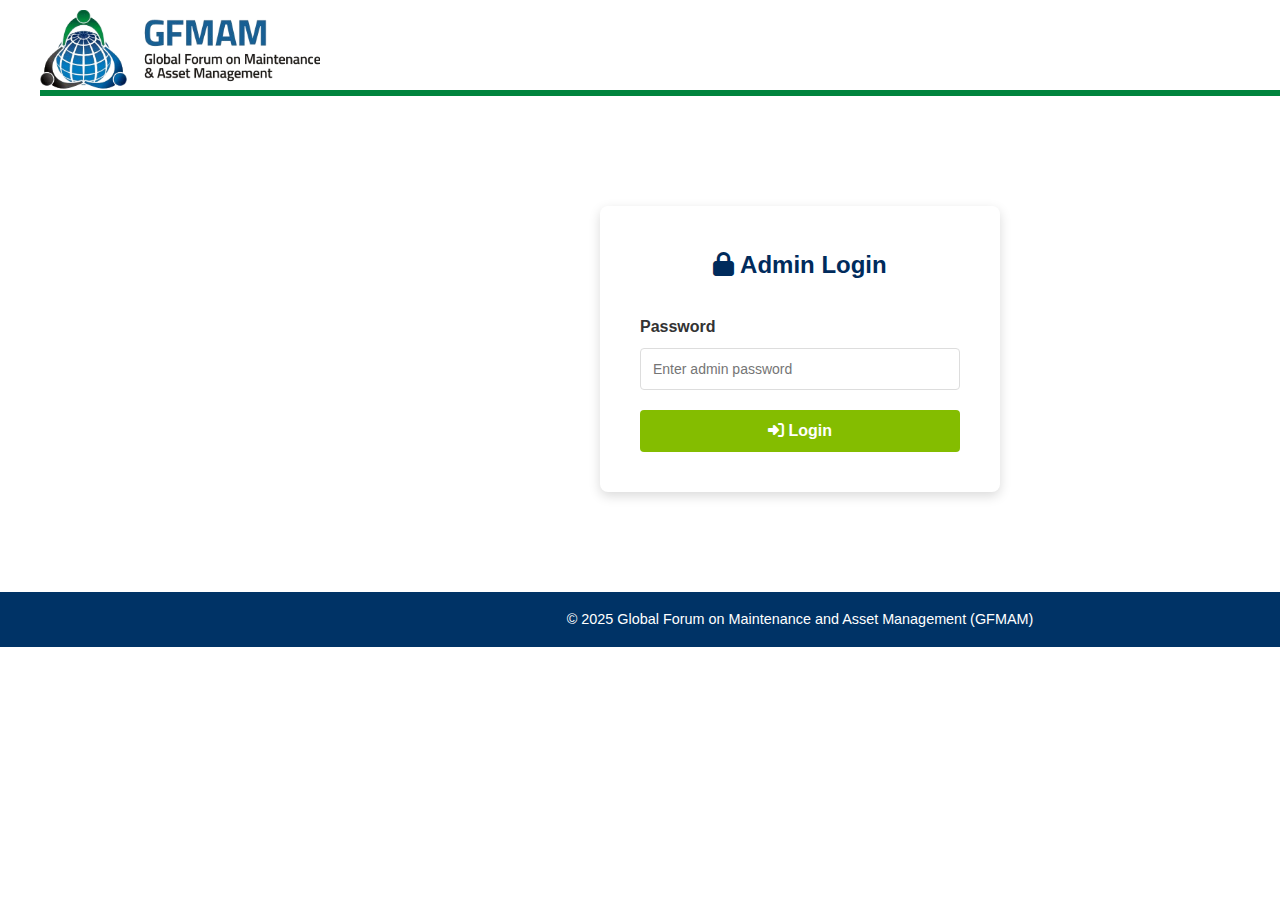
<file: admin.html>
<!DOCTYPE html>
<html lang="en">
  <head>
    <meta charset="UTF-8" />
    <meta name="viewport" content="width=device-width, initial-scale=1.0" />
    <title>GFMAM Admin - Society Data Entry</title>
    <link rel="stylesheet" href="style.css" />
    <!-- Font Awesome for icons -->
    <link
      rel="stylesheet"
      href="https://cdnjs.cloudflare.com/ajax/libs/font-awesome/6.4.0/css/all.min.css"
    />
    <style>
      /* Admin-specific styles */
      .admin-container {
        max-width: 1200px;
        margin: 40px auto;
        padding: 20px;
        background: #fff;
        border-radius: 8px;
        box-shadow: 0 2px 8px rgba(0, 0, 0, 0.1);
      }

      .admin-header {
        text-align: center;
        margin-bottom: 30px;
      }

      .admin-header h1 {
        color: #002b5c;
        margin-bottom: 10px;
      }

      .admin-header p {
        color: #666;
      }

      /* Login Screen */
      #loginScreen {
        max-width: 400px;
        margin: 100px auto;
        padding: 40px;
        background: #fff;
        border-radius: 8px;
        box-shadow: 0 4px 12px rgba(0, 0, 0, 0.15);
      }

      #loginScreen h2 {
        color: #002b5c;
        text-align: center;
        margin-bottom: 30px;
      }

      .form-group {
        margin-bottom: 20px;
      }

      .form-group label {
        display: block;
        margin-bottom: 8px;
        color: #333;
        font-weight: 600;
      }

      .form-group input,
      .form-group select,
      .form-group textarea {
        width: 100%;
        padding: 12px;
        border: 1px solid #ddd;
        border-radius: 4px;
        font-size: 14px;
        font-family: inherit;
        box-sizing: border-box;
      }

      .form-group input:focus,
      .form-group select:focus,
      .form-group textarea:focus {
        outline: none;
        border-color: #84bd00;
      }

      .form-group textarea {
        min-height: 80px;
        resize: vertical;
      }

      .btn {
        padding: 12px 30px;
        border: none;
        border-radius: 4px;
        font-size: 16px;
        font-weight: 600;
        cursor: pointer;
        transition: all 0.3s ease;
      }

      .btn-primary {
        background: #84bd00;
        color: #fff;
        width: 100%;
      }

      .btn-primary:hover {
        background: #6da000;
      }

      .btn-secondary {
        background: #6c757d;
        color: #fff;
        margin-left: 10px;
      }

      .btn-secondary:hover {
        background: #5a6268;
      }

      .btn-danger {
        background: #dc3545;
        color: #fff;
      }

      .btn-danger:hover {
        background: #c82333;
      }

      .form-actions {
        display: flex;
        gap: 10px;
        margin-top: 30px;
      }

      .form-actions .btn {
        flex: 1;
      }

      .error-message {
        color: #dc3545;
        text-align: center;
        margin-top: 10px;
        display: none;
      }

      .success-message {
        color: #28a745;
        text-align: center;
        margin-top: 10px;
        padding: 12px;
        background: #d4edda;
        border-radius: 4px;
        display: none;
      }

      #adminPanel {
        display: none;
      }

      .logout-btn {
        float: right;
        padding: 8px 20px;
        font-size: 14px;
      }

      .form-grid {
        display: grid;
        grid-template-columns: repeat(auto-fit, minmax(300px, 1fr));
        gap: 20px;
        margin-bottom: 20px;
      }

      .instructions {
        background: #f8f9fa;
        padding: 15px;
        border-left: 4px solid #84bd00;
        margin-bottom: 30px;
        border-radius: 4px;
      }

      .instructions h3 {
        margin-top: 0;
        color: #002b5c;
      }

      .instructions ul {
        margin: 10px 0;
        padding-left: 20px;
      }

      .instructions li {
        margin: 5px 0;
      }
    </style>
  </head>
  <body>
    <header class="main-header">
      <div class="header-container">
        <div class="header-left">
          <img
            src="assets/marca_global_forum_horizontal_100dpi_1-removebg-preview.png"
            alt="GFMAM Logo"
            class="header-logo"
          />
        </div>
        <div class="header-right">
          <ul class="nav-menu">
            <li><a href="index.html"><i class="fa-solid fa-chart-line"></i> Dashboard</a></li>
            <li><i class="fa-solid fa-lock"></i> Admin</li>
          </ul>
        </div>
      </div>
      <div class="header-green-line"></div>
    </header>

    <!-- LOGIN SCREEN -->
    <div id="loginScreen">
      <h2><i class="fa-solid fa-lock"></i> Admin Login</h2>
      <form id="loginForm">
        <div class="form-group">
          <label for="password">Password</label>
          <input
            type="password"
            id="password"
            placeholder="Enter admin password"
            required
          />
        </div>
        <button type="submit" class="btn btn-primary">
          <i class="fa-solid fa-right-to-bracket"></i> Login
        </button>
        <div id="loginError" class="error-message">
          Incorrect password. Please try again.
        </div>
      </form>
    </div>

    <!-- ADMIN PANEL -->
    <div id="adminPanel">
      <div class="admin-container">
        <div class="admin-header">
          <button onclick="logout()" class="btn btn-secondary logout-btn">
            <i class="fa-solid fa-right-from-bracket"></i> Logout
          </button>
          <h1><i class="fa-solid fa-database"></i> Society Data Management</h1>
          <p>Update raw data for GFMAM member societies</p>
        </div>

        <div class="instructions">
          <h3><i class="fa-solid fa-circle-info"></i> Instructions</h3>
          <ul>
            <li>Select a society from the dropdown or add a new one</li>
            <li>Fill in all the data fields with the latest information</li>
            <li>Click "Save Data" to update the Google Sheet</li>
            <li>The dashboard will automatically reflect changes on next refresh</li>
          </ul>
        </div>

        <form id="dataForm">
          <div class="form-grid">
            <div class="form-group">
              <label for="orgSelect">
                <i class="fa-solid fa-building"></i> Select Society *
              </label>
              <select id="orgSelect" required>
                <option value="">-- Select or type new --</option>
              </select>
            </div>

            <div class="form-group">
              <label for="orgName">
                <i class="fa-solid fa-building"></i> Organization Name *
              </label>
              <input
                type="text"
                id="orgName"
                placeholder="Enter organization name"
                required
              />
            </div>
          </div>

          <h3 style="color: #002b5c; margin: 30px 0 20px 0;">
            <i class="fa-solid fa-chart-bar"></i> Society Data
          </h3>

          <div class="form-grid">
            <div class="form-group">
              <label for="totalPopulation">Total Population</label>
              <input
                type="number"
                id="totalPopulation"
                placeholder="Enter total population"
              />
            </div>

            <div class="form-group">
              <label for="activeMembers">Number of Active Individual Members</label>
              <input
                type="number"
                id="activeMembers"
                placeholder="Enter active members count"
              />
            </div>

            <div class="form-group">
              <label for="orgMembers">Number of Active Organizational Members</label>
              <input
                type="number"
                id="orgMembers"
                placeholder="Enter organizational members"
              />
            </div>

            <div class="form-group">
              <label for="totalMembers">Total Members</label>
              <input
                type="number"
                id="totalMembers"
                placeholder="Enter total members"
              />
            </div>

            <div class="form-group">
              <label for="revenue">Total Annual Revenue (USD)</label>
              <input
                type="number"
                id="revenue"
                step="0.01"
                placeholder="Enter annual revenue"
              />
            </div>

            <div class="form-group">
              <label for="events">Number of Events/Conferences</label>
              <input
                type="number"
                id="events"
                placeholder="Enter number of events"
              />
            </div>

            <div class="form-group">
              <label for="calendarEvents">Number of GFMAM Calendar Events</label>
              <input
                type="number"
                id="calendarEvents"
                placeholder="Enter calendar events"
              />
            </div>

            <div class="form-group">
              <label for="projects">Number of GFMAM Member Presentations</label>
              <input
                type="number"
                id="projects"
                placeholder="Enter presentations count"
              />
            </div>

            <div class="form-group">
              <label for="meetingHosting">Number of Times hosted GFMAM Members Meeting</label>
              <input
                type="number"
                id="meetingHosting"
                placeholder="Enter hosting count"
              />
            </div>
          </div>

          <div class="form-actions">
            <button type="submit" class="btn btn-primary">
              <i class="fa-solid fa-save"></i> Save Data
            </button>
            <button type="button" onclick="resetForm()" class="btn btn-secondary">
              <i class="fa-solid fa-rotate-left"></i> Reset
            </button>
          </div>

          <div id="successMessage" class="success-message">
            Data saved successfully! The dashboard will update automatically.
          </div>
          <div id="errorMessage" class="error-message" style="display: block; margin-top: 15px; background: #f8d7da; padding: 12px; border-radius: 4px;">
            Error saving data. Please check your connection and try again.
          </div>
        </form>
      </div>
    </div>

    <!-- Footer -->
    <footer class="footer">
      <p>© 2025 Global Forum on Maintenance and Asset Management (GFMAM)</p>
    </footer>

    <script>
      // ====== CONFIGURATION ======
      const ADMIN_PASSWORD = "gfmam2025"; // Change this password!
      const GOOGLE_APPS_SCRIPT_URL = "https://script.google.com/macros/s/AKfycbwhW65r9xOxQwekNRNlj-S6uFd-1tvto4wdeEh329pSjV3C5mbDJUtSc54PTltxgJ4/exec
"; // Will be updated

      // ====== LOGIN HANDLING ======
      document.getElementById("loginForm").addEventListener("submit", (e) => {
        e.preventDefault();
        const password = document.getElementById("password").value;

        if (password === ADMIN_PASSWORD) {
          document.getElementById("loginScreen").style.display = "none";
          document.getElementById("adminPanel").style.display = "block";
          loadOrganizations();
        } else {
          document.getElementById("loginError").style.display = "block";
          setTimeout(() => {
            document.getElementById("loginError").style.display = "none";
          }, 3000);
        }
      });

      function logout() {
        document.getElementById("loginScreen").style.display = "block";
        document.getElementById("adminPanel").style.display = "none";
        document.getElementById("password").value = "";
        resetForm();
      }

      // ====== LOAD EXISTING ORGANIZATIONS ======
      async function loadOrganizations() {
        try {
          const response = await fetch(
            "https://docs.google.com/spreadsheets/d/e/2PACX-1vTQzLow7RmZkpO7zMGrvH9q4Uclu8DJ6EHAN8aYZ62bx4KsWa3Ut8c5GsOXJIkGvfwp8T-eBj7yev0Y/pub?gid=909719683&single=true&output=csv"
          );
          const csvText = await response.text();
          const rows = csvText.split("\n");
          const select = document.getElementById("orgSelect");

          // Parse organization names (first column)
          for (let i = 1; i < rows.length; i++) {
            const cols = rows[i].split(",");
            if (cols[0] && cols[0].trim()) {
              const option = document.createElement("option");
              option.value = cols[0].trim();
              option.textContent = cols[0].trim();
              select.appendChild(option);
            }
          }
        } catch (error) {
          console.error("Error loading organizations:", error);
        }
      }

      // ====== ORGANIZATION SELECTION ======
      document.getElementById("orgSelect").addEventListener("change", (e) => {
        document.getElementById("orgName").value = e.target.value;
        // TODO: Load existing data for selected organization
      });

      // ====== FORM SUBMISSION ======
      document.getElementById("dataForm").addEventListener("submit", async (e) => {
        e.preventDefault();

        const formData = {
          organizationName: document.getElementById("orgName").value,
          totalPopulation: document.getElementById("totalPopulation").value,
          activeMembers: document.getElementById("activeMembers").value,
          orgMembers: document.getElementById("orgMembers").value,
          totalMembers: document.getElementById("totalMembers").value,
          revenue: document.getElementById("revenue").value,
          events: document.getElementById("events").value,
          calendarEvents: document.getElementById("calendarEvents").value,
          projects: document.getElementById("projects").value,
          meetingHosting: document.getElementById("meetingHosting").value,
        };

        try {
          // TODO: Send to Google Apps Script
          // const response = await fetch(GOOGLE_APPS_SCRIPT_URL, {
          //   method: "POST",
          //   mode: "no-cors",
          //   headers: { "Content-Type": "application/json" },
          //   body: JSON.stringify(formData),
          // });

          // For now, show success message
          document.getElementById("successMessage").style.display = "block";
          document.getElementById("errorMessage").style.display = "none";

          setTimeout(() => {
            document.getElementById("successMessage").style.display = "none";
            resetForm();
          }, 3000);
        } catch (error) {
          console.error("Error saving data:", error);
          document.getElementById("errorMessage").style.display = "block";
          document.getElementById("successMessage").style.display = "none";
        }
      });

      function resetForm() {
        document.getElementById("dataForm").reset();
        document.getElementById("successMessage").style.display = "none";
        document.getElementById("errorMessage").style.display = "none";
      }
    </script>
  </body>
</html>
</file>
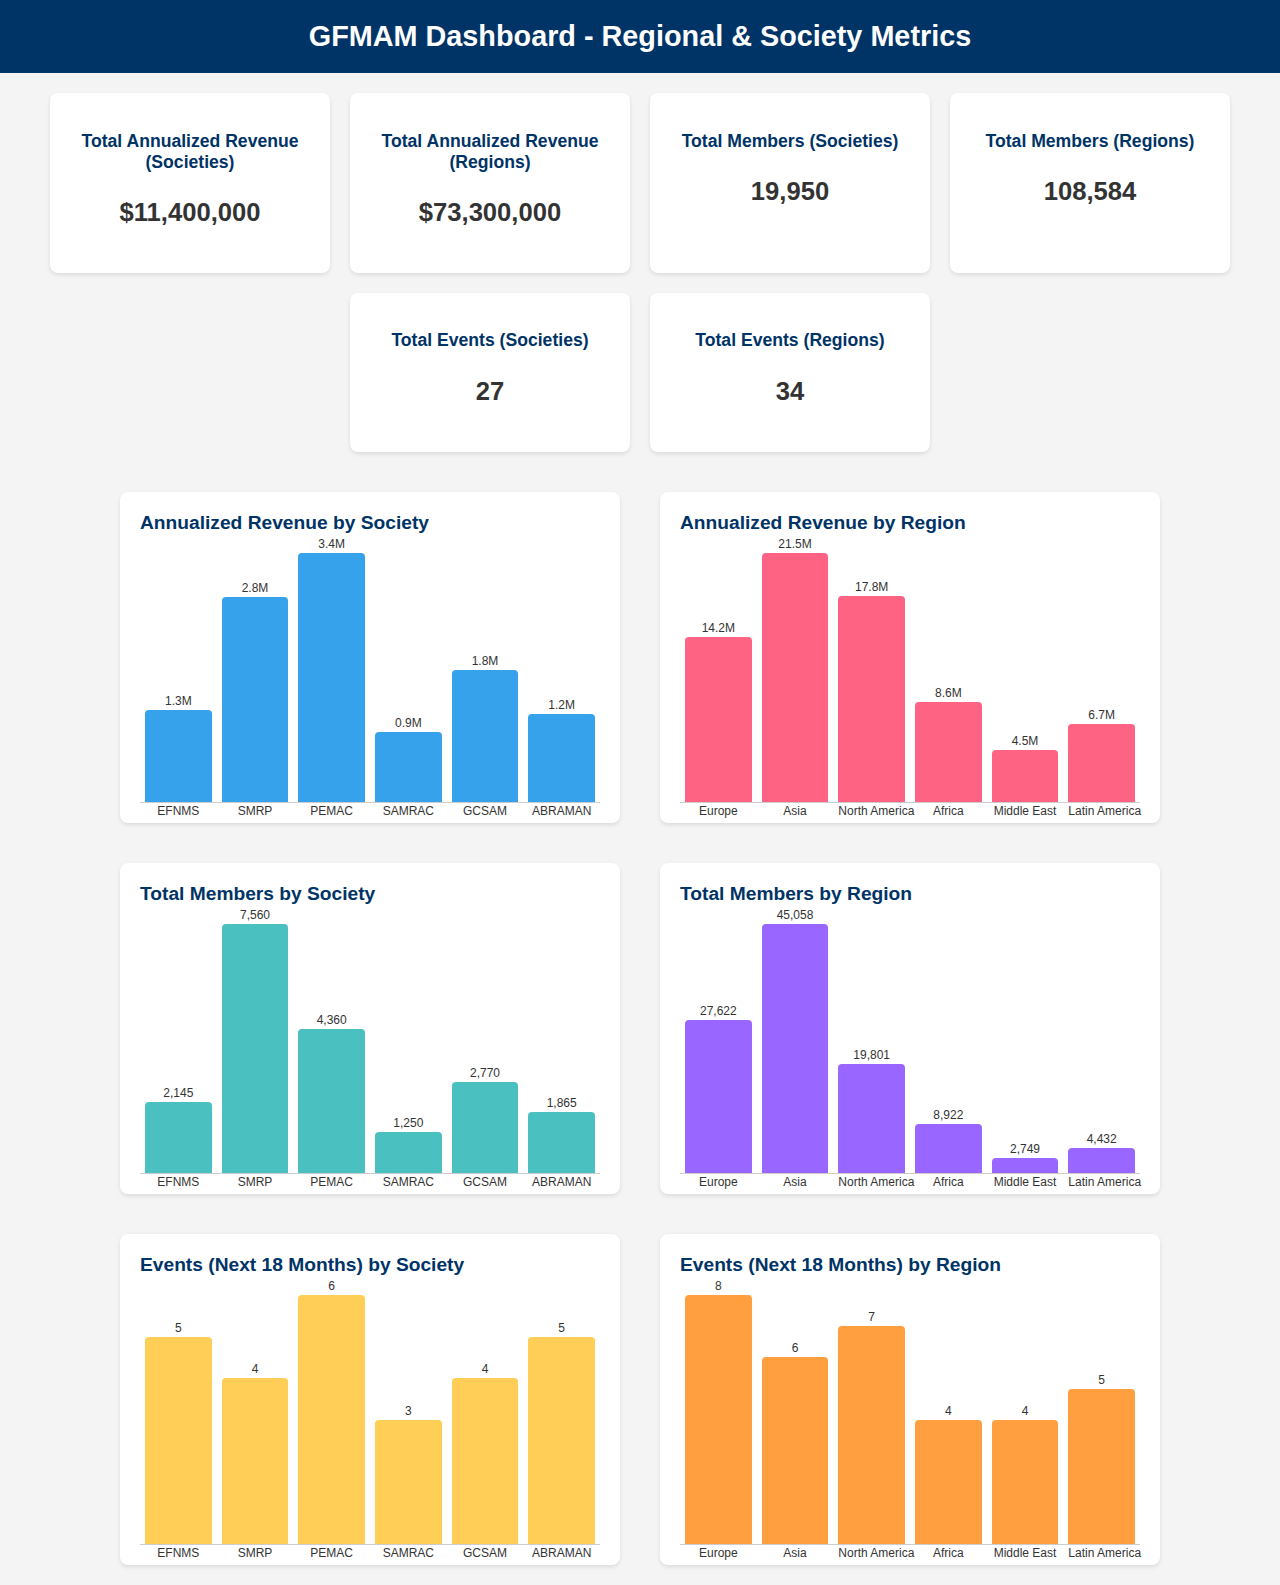
<file: data_dashboard.html>
<!DOCTYPE html>
<html lang="en">
<head>
    <meta charset="UTF-8">
    <meta name="viewport" content="width=device-width, initial-scale=1.0">
    <title>GFMAM Data Dashboard</title>
    <style>
        /* Basic styles */
        * {
            box-sizing: border-box;
        }
        body {
            font-family: 'Segoe UI', Tahoma, Geneva, Verdana, sans-serif;
            margin: 0;
            padding: 0;
            background-color: #f4f4f4;
            color: #333;
        }
        header {
            background-color: #003366;
            color: #fff;
            padding: 20px;
            text-align: center;
        }
        header h1 {
            margin: 0;
            font-size: 1.8rem;
        }
        /* Cards */
        .stats-container {
            display: flex;
            flex-wrap: wrap;
            justify-content: center;
            gap: 20px;
            padding: 20px;
        }
        .stat-card {
            background-color: #fff;
            border-radius: 8px;
            box-shadow: 0 2px 4px rgba(0, 0, 0, 0.1);
            padding: 20px;
            width: 280px;
            text-align: center;
        }
        .stat-card h3 {
            margin-bottom: 10px;
            font-size: 1.1rem;
            color: #003366;
        }
        .stat-card p {
            font-size: 1.6rem;
            font-weight: bold;
        }
        /* Charts container */
        .charts-container {
            display: flex;
            flex-wrap: wrap;
            justify-content: center;
            gap: 40px;
            padding: 20px;
        }
        .chart-wrapper {
            background-color: #fff;
            border-radius: 8px;
            box-shadow: 0 2px 4px rgba(0, 0, 0, 0.1);
            padding: 20px;
            width: 500px;
        }
        .chart-wrapper h3 {
            margin-top: 0;
            font-size: 1.2rem;
            color: #003366;
        }
        /* Bar chart styles */
        .bar-chart {
            display: flex;
            align-items: flex-end;
            height: 250px;
            width: 100%;
            border-bottom: 1px solid #ccc;
        }
        .bar {
            flex: 1;
            margin: 0 5px;
            position: relative;
            background-color: #ccc;
            border-radius: 4px 4px 0 0;
        }
        .bar-value {
            position: absolute;
            bottom: 100%;
            left: 0;
            right: 0;
            text-align: center;
            font-size: 12px;
            color: #333;
            margin-bottom: 2px;
        }
        .bar-label {
            position: absolute;
            top: 100%;
            left: 0;
            right: 0;
            text-align: center;
            font-size: 12px;
            color: #333;
            margin-top: 2px;
            white-space: nowrap;
        }
        /* Responsive */
        @media (max-width: 600px) {
            .stat-card, .chart-wrapper {
                width: 100%;
            }
        }
    </style>
</head>
<body>
    <header>
        <h1>GFMAM Dashboard - Regional & Society Metrics</h1>
    </header>

    <!-- Statistics cards -->
    <section class="stats-container">
        <div class="stat-card">
            <h3>Total Annualized Revenue (Societies)</h3>
            <p id="totalSocRevenue">-</p>
        </div>
        <div class="stat-card">
            <h3>Total Annualized Revenue (Regions)</h3>
            <p id="totalRegRevenue">-</p>
        </div>
        <div class="stat-card">
            <h3>Total Members (Societies)</h3>
            <p id="totalSocMembers">-</p>
        </div>
        <div class="stat-card">
            <h3>Total Members (Regions)</h3>
            <p id="totalRegMembers">-</p>
        </div>
        <div class="stat-card">
            <h3>Total Events (Societies)</h3>
            <p id="totalSocEvents">-</p>
        </div>
        <div class="stat-card">
            <h3>Total Events (Regions)</h3>
            <p id="totalRegEvents">-</p>
        </div>
    </section>

    <!-- Charts -->
    <section class="charts-container">
        <div class="chart-wrapper">
            <h3>Annualized Revenue by Society</h3>
            <div id="revSocietyChart" class="bar-chart"></div>
        </div>
        <div class="chart-wrapper">
            <h3>Annualized Revenue by Region</h3>
            <div id="revRegionChart" class="bar-chart"></div>
        </div>
        <div class="chart-wrapper">
            <h3>Total Members by Society</h3>
            <div id="membersSocietyChart" class="bar-chart"></div>
        </div>
        <div class="chart-wrapper">
            <h3>Total Members by Region</h3>
            <div id="membersRegionChart" class="bar-chart"></div>
        </div>
        <div class="chart-wrapper">
            <h3>Events (Next 18 Months) by Society</h3>
            <div id="eventsSocietyChart" class="bar-chart"></div>
        </div>
        <div class="chart-wrapper">
            <h3>Events (Next 18 Months) by Region</h3>
            <div id="eventsRegionChart" class="bar-chart"></div>
        </div>
    </section>

    <script>
        // Data extracted from the Excel file
        const societyData = [
            {"Region":"Europe","Society Name":"EFNMS","Active Individual Members":2050,"Active Organizational Members":95,"Total Members":2145,"Events (Next 18 Months)":5,"GFMAM Presentations in Events":3,"Certificates in Market Area":52000,"Certified / Million Inhabitants":25,"Annualized Revenue (USD)":1250000,"Educational Partnerships":4,"Publications Shared":5,"Involvement in GFMAM Projects":2,"Representation in ISO Projects":1,"Mutual Agreements":3,"Presentations / Events":7},
            {"Region":"Asia","Society Name":"SMRP","Active Individual Members":7480,"Active Organizational Members":80,"Total Members":7560,"Events (Next 18 Months)":4,"GFMAM Presentations in Events":2,"Certificates in Market Area":35000,"Certified / Million Inhabitants":12,"Annualized Revenue (USD)":2800000,"Educational Partnerships":3,"Publications Shared":4,"Involvement in GFMAM Projects":3,"Representation in ISO Projects":1,"Mutual Agreements":2,"Presentations / Events":6},
            {"Region":"North America","Society Name":"PEMAC","Active Individual Members":4300,"Active Organizational Members":60,"Total Members":4360,"Events (Next 18 Months)":6,"GFMAM Presentations in Events":3,"Certificates in Market Area":47500,"Certified / Million Inhabitants":18,"Annualized Revenue (USD)":3400000,"Educational Partnerships":2,"Publications Shared":5,"Involvement in GFMAM Projects":3,"Representation in ISO Projects":1,"Mutual Agreements":3,"Presentations / Events":8},
            {"Region":"Africa","Society Name":"SAMRAC","Active Individual Members":1200,"Active Organizational Members":50,"Total Members":1250,"Events (Next 18 Months)":3,"GFMAM Presentations in Events":1,"Certificates in Market Area":12000,"Certified / Million Inhabitants":6,"Annualized Revenue (USD)":950000,"Educational Partnerships":1,"Publications Shared":3,"Involvement in GFMAM Projects":1,"Representation in ISO Projects":0,"Mutual Agreements":1,"Presentations / Events":4},
            {"Region":"Middle East","Society Name":"GCSAM","Active Individual Members":2700,"Active Organizational Members":70,"Total Members":2770,"Events (Next 18 Months)":4,"GFMAM Presentations in Events":2,"Certificates in Market Area":28000,"Certified / Million Inhabitants":15,"Annualized Revenue (USD)":1800000,"Educational Partnerships":2,"Publications Shared":4,"Involvement in GFMAM Projects":2,"Representation in ISO Projects":1,"Mutual Agreements":2,"Presentations / Events":5},
            {"Region":"Latin America","Society Name":"ABRAMAN","Active Individual Members":1800,"Active Organizational Members":65,"Total Members":1865,"Events (Next 18 Months)":5,"GFMAM Presentations in Events":2,"Certificates in Market Area":22000,"Certified / Million Inhabitants":9,"Annualized Revenue (USD)":1200000,"Educational Partnerships":2,"Publications Shared":3,"Involvement in GFMAM Projects":1,"Representation in ISO Projects":1,"Mutual Agreements":2,"Presentations / Events":4}
        ];
        const regionalData = [
            {"Region":"Europe","Total Population (In Targeted Geographic Area)":450000000,"Active Individual Members":21765,"Active Organizational Members":5857,"Total Members":27622,"Events (Next 18 Months)":8,"GFMAM Presentations in Events":6,"Certificates in Market Area":320000,"Certified / Million Inhabitants":0.7,"Annualized Revenue (USD)":14200000},
            {"Region":"Asia","Total Population (In Targeted Geographic Area)":1240000000,"Active Individual Members":38964,"Active Organizational Members":6094,"Total Members":45058,"Events (Next 18 Months)":6,"GFMAM Presentations in Events":5,"Certificates in Market Area":512000,"Certified / Million Inhabitants":0.4,"Annualized Revenue (USD)":21500000},
            {"Region":"North America","Total Population (In Targeted Geographic Area)":370000000,"Active Individual Members":13944,"Active Organizational Members":5857,"Total Members":19801,"Events (Next 18 Months)":7,"GFMAM Presentations in Events":5,"Certificates in Market Area":398000,"Certified / Million Inhabitants":1.1,"Annualized Revenue (USD)":17800000},
            {"Region":"Africa","Total Population (In Targeted Geographic Area)":1100000000,"Active Individual Members":8487,"Active Organizational Members":435,"Total Members":8922,"Events (Next 18 Months)":4,"GFMAM Presentations in Events":3,"Certificates in Market Area":123000,"Certified / Million Inhabitants":0.2,"Annualized Revenue (USD)":8600000},
            {"Region":"Middle East","Total Population (In Targeted Geographic Area)":315000000,"Active Individual Members":2700,"Active Organizational Members":49,"Total Members":2749,"Events (Next 18 Months)":4,"GFMAM Presentations in Events":2,"Certificates in Market Area":58000,"Certified / Million Inhabitants":0.3,"Annualized Revenue (USD)":4500000},
            {"Region":"Latin America","Total Population (In Targeted Geographic Area)":650000000,"Active Individual Members":4354,"Active Organizational Members":78,"Total Members":4432,"Events (Next 18 Months)":5,"GFMAM Presentations in Events":3,"Certificates in Market Area":89000,"Certified / Million Inhabitants":0.4,"Annualized Revenue (USD)":6700000}
        ];

        // Helper functions
        function formatCurrency(value) {
            return '$' + value.toLocaleString();
        }
        function formatNumber(value) {
            return value.toLocaleString();
        }

        // Display totals in cards
        function displayTotals() {
            const totalSocRevenue = societyData.reduce((sum, item) => sum + item["Annualized Revenue (USD)"], 0);
            const totalSocMembers = societyData.reduce((sum, item) => sum + item["Total Members"], 0);
            const totalSocEvents = societyData.reduce((sum, item) => sum + item["Events (Next 18 Months)"], 0);

            document.getElementById('totalSocRevenue').textContent = formatCurrency(totalSocRevenue);
            document.getElementById('totalSocMembers').textContent = formatNumber(totalSocMembers);
            document.getElementById('totalSocEvents').textContent = formatNumber(totalSocEvents);

            const totalRegRevenue = regionalData.reduce((sum, item) => sum + item["Annualized Revenue (USD)"], 0);
            const totalRegMembers = regionalData.reduce((sum, item) => sum + item["Total Members"], 0);
            const totalRegEvents = regionalData.reduce((sum, item) => sum + item["Events (Next 18 Months)"], 0);

            document.getElementById('totalRegRevenue').textContent = formatCurrency(totalRegRevenue);
            document.getElementById('totalRegMembers').textContent = formatNumber(totalRegMembers);
            document.getElementById('totalRegEvents').textContent = formatNumber(totalRegEvents);
        }

        // Create a bar chart using divs
        function createBarChart(containerId, labels, values, color, unitFormatter) {
            const container = document.getElementById(containerId);
            container.innerHTML = '';
            const maxVal = Math.max(...values);
            labels.forEach((label, idx) => {
                const bar = document.createElement('div');
                bar.classList.add('bar');
                const heightPercent = maxVal > 0 ? (values[idx] / maxVal) * 100 : 0;
                bar.style.height = heightPercent + '%';
                bar.style.backgroundColor = color;

                const valueSpan = document.createElement('span');
                valueSpan.classList.add('bar-value');
                valueSpan.textContent = unitFormatter(values[idx]);
                bar.appendChild(valueSpan);

                const labelSpan = document.createElement('span');
                labelSpan.classList.add('bar-label');
                labelSpan.textContent = label;
                bar.appendChild(labelSpan);

                container.appendChild(bar);
            });
        }

        // Initialize charts
        function createCharts() {
            // Society revenue chart (convert to millions)
            createBarChart(
                'revSocietyChart',
                societyData.map(item => item["Society Name"]),
                societyData.map(item => item["Annualized Revenue (USD)"]),
                '#36a2eb',
                (val) => (val / 1000000).toFixed(1) + 'M'
            );
            // Regional revenue chart (millions)
            createBarChart(
                'revRegionChart',
                regionalData.map(item => item["Region"]),
                regionalData.map(item => item["Annualized Revenue (USD)"]),
                '#ff6384',
                (val) => (val / 1000000).toFixed(1) + 'M'
            );
            // Society members chart (thousands)
            createBarChart(
                'membersSocietyChart',
                societyData.map(item => item["Society Name"]),
                societyData.map(item => item["Total Members"]),
                '#4bc0c0',
                (val) => formatNumber(val)
            );
            // Regional members chart
            createBarChart(
                'membersRegionChart',
                regionalData.map(item => item["Region"]),
                regionalData.map(item => item["Total Members"]),
                '#9966ff',
                (val) => formatNumber(val)
            );
            // Society events chart
            createBarChart(
                'eventsSocietyChart',
                societyData.map(item => item["Society Name"]),
                societyData.map(item => item["Events (Next 18 Months)"]),
                '#ffce56',
                (val) => val.toString()
            );
            // Regional events chart
            createBarChart(
                'eventsRegionChart',
                regionalData.map(item => item["Region"]),
                regionalData.map(item => item["Events (Next 18 Months)"]),
                '#ff9f40',
                (val) => val.toString()
            );
        }

        // Initialize on DOM ready
        window.addEventListener('DOMContentLoaded', () => {
            displayTotals();
            createCharts();
        });
    </script>
</body>
</html>
</file>
<file: style.css>
/* ===========================
   🌍 GFMAM Dashboard Styles
   =========================== */

* {
  margin: 0;
  padding: 0;
  box-sizing: border-box;
  font-family: "Montserrat", sans-serif;
}

body {
  background: #ffffff;
  color: #003366;
  line-height: 1.6;
  /* Use a fixed width to prevent resizing on zoom */
  width: 1600px; 
  margin: 0 auto; /* Center the layout */
}

/* ================= HEADER ================= */
.main-header {
  background-color: #fff;
  padding: 10px 40px;
}

.header-container {
  display: flex;
  align-items: center;
  justify-content: space-between;
}

.header-left {
  display: flex;
  align-items: center;
}

.header-logo {
  height: 80px; /* Larger logo size */
  width: auto;
  margin-right: 10px;
}

.header-text {
  display: flex;
  flex-direction: column;
  justify-content: center;
}

.header-title {
  color: #002b5c;
  font-size: 32px; /* Larger font for GFMAM */
  font-weight: 900; /* Extra bold */
  margin: 0;
  line-height: 1;
  
}

.header-subtitle {
    font-size: 32px;
    font-weight: 700;
    color: #003a70;
    margin-bottom: 10px;
    text-align: center;       
    width: 100%; 
}

.header-right .nav-menu {
  list-style: none;
  display: flex;
  align-items: center;
  gap: 30px;
  margin: 0;
  padding: 0;
}

.header-right .nav-menu li {
  color: #002b5c;
  font-weight: 600;
  font-size: 16px; /* Slightly smaller font */
  cursor: pointer;
  display: flex;
  align-items: center;
  gap: 8px;
  transition: color 0.3s ease;
}

.header-right .nav-menu li:hover {
  color: #00843d;
}

.header-green-line {
  width: 100%;
  height: 6px;
  background-color: #00843d;
}

/* ===== GFMAM SUMMARY + SPIDER CHART LAYOUT ===== */
#gfmam-section {
  display: flex;
  align-items: flex-start;
  justify-content: space-between;
  gap: 48px; /* 3rem -> 48px */
  flex-wrap: wrap;
  margin: 48px auto; /* 3rem -> 48px */
  max-width: 1400px;
  padding: 0 32px; /* 0 2rem -> 0 32px */
}

/* ---- Left Side: GFMAM KPIs ---- */
.summary-left {
  flex: 1;
  min-width: 600px;
}

.summary-left .section-title {
    font-size: 32px;
    font-weight: 700;
    color: #003a70;
    margin-bottom: 10px;
    text-align: center;       
    width: 100%; 
}

.kpi-grid-container {
  display: flex;
  flex-direction: column;
  gap: 19.2px;
}

.kpi-grid {
  display: grid;
  gap: 19.2px; /* 1.2rem -> 19.2px */
}

.kpi-grid-3 {
  grid-template-columns: repeat(3, 1fr);
}

.kpi-grid-4 {
  grid-template-columns: repeat(4, 1fr);
}

.kpi-card {
  background: #f9fafb;
  border-radius: 12px;
  box-shadow: 0 4px 8px rgba(0,0,0,0.05);
  text-align: center;
  padding: 24px; /* 1.5rem -> 24px */
  transition: 0.3s ease;
  position: relative; /* Needed for tooltip positioning */
}

.kpi-card:hover {
  transform: translateY(-5px);
  box-shadow: 0 8px 16px rgba(0,0,0,0.08);
}

.kpi-card .kpi-header {
  display: flex;
  justify-content: center;
  align-items: center;
  gap: 5px;
  margin-bottom: 8px;
}

.kpi-card h3 {
  color: #002b5c;
  font-size: 16px; /* 1rem -> 16px */
  font-weight: 600;
  margin: 0;
}

.kpi-card p {
  color: #84bd00;
  font-weight: 700;
  font-size: 25.6px; /* 1.6rem -> 25.6px */
}

/* ===================== SPIDER CHART (FINAL CLEAN VERSION) ===================== */
.spider-right {
    width: 60%;
    background: #fff;
    border-radius: 16px;
    box-shadow: 0 4px 10px rgba(0,0,0,0.1);
    padding: 25px;
    height: 600px;
    display: flex;
    flex-direction: column;
    justify-content: flex-start;
    align-items: center;
    margin-left: auto;
    margin-right: auto;
    text-align: center;
}

/* Spider Canvas Size */
#spiderChart {
    width: 100%;
    height: 500px !important;
    max-height: 550px;
}





/* ====== KPI CHARTS SECTION ====== */
.charts-section {
  max-width: 1400px;
  margin: 0 auto;
  padding: 0 32px;
}

.charts-grid {
  display: grid;
  gap: 32px; /* 2rem -> 32px */
}

.charts-grid-4 {
  margin-top: 32px; /* Apply margin here for the row of 4 charts */
}

/* New grid definitions for the charts section */
.charts-grid-3 {
  grid-template-columns: repeat(3, 1fr);
}

.charts-grid-4 {
  grid-template-columns: repeat(4, 1fr);
}

.chart-box {
  display: flex;
  flex-direction: column;
  justify-content: flex-start;
  align-items: stretch;
  padding: 19.2px; /* 1.2rem -> 19.2px */
  height: 300px; /* Further reduced height to ensure 4 charts fit well in a row */
  background: #fff;
  border-radius: 12px;
  box-shadow: 0 4px 10px rgba(0, 0, 0, 0.08);
  border-top: 5px solid #84bd00;
  transition: all 0.25s ease;
  position: relative; /* Needed for tooltip positioning */
}

.chart-box:hover {
  transform: translateY(-4px);
}

.chart-box .chart-header {
  position: absolute;
  top: 10px;
  right: 10px;
  z-index: 10;
}

.chart-box canvas {
  flex-grow: 1;
  max-height: 280px !important;
  width: 100% !important;
}

/* ====== Tooltip Styles ===== */
.tooltip-container {
  position: relative;
  display: inline-block;
  cursor: pointer;
}

.tooltip-icon {
  color: #00a3e0; /* Blue color for the info icon */
  font-size: 14px;
  transition: color 0.2s;
}

.tooltip-icon:hover {
  color: #00843d; /* Green on hover */
}

.tooltip-text {
  visibility: hidden;
  width: 250px;
  background-color: #002b5c; /* Dark blue background */
  color: #fff;
  text-align: center;
  border-radius: 6px;
  padding: 10px;
  position: absolute;
  z-index: 100;
  bottom: 125%; /* Position above the icon */
  left: 50%;
  margin-left: -125px; /* Center the tooltip */
  opacity: 0;
  transition: opacity 0.3s;
  font-size: 12px;
  line-height: 1.4;
  font-weight: 400;
  box-shadow: 0 4px 8px rgba(0, 0, 0, 0.2);
}

/* Arrow for the tooltip */
.tooltip-text::after {
  content: "";
  position: absolute;
  top: 100%;
  left: 50%;
  margin-left: -5px;
  border-width: 5px;
  border-style: solid;
  border-color: #002b5c transparent transparent transparent;
}

.tooltip-container:hover .tooltip-text {
  visibility: visible;
  opacity: 1;
}

/* ===== Member Organizations Scrolling Logos ===== */
.logo-banner-section {
  margin: 48px 0; /* 3rem -> 48px */
  text-align: center;
}

.logo-banner-section .section-title {
    font-size: 32px;
    font-weight: 700;
    color: #003a70;
    margin-bottom: 10px;
    text-align: center;       
    width: 100%; 
}

.logo-banner-wrapper {
  overflow: hidden;
  position: relative;
  background: #f9f9f9;
  border-top: 2px solid #84bd00;
  border-bottom: 2px solid #84bd00;
  padding: 10px 0;
}

.logo-banner {
  display: flex;
  gap: 60px;
  align-items: center;
  animation: scrollLogos 40s linear infinite;
  width: max-content;
}

.logo-banner img {
  height: 50px;
  width: auto;
  object-fit: contain;
  transition: transform 0.3s ease;
}

.logo-banner img:hover {
  transform: scale(1.08);
}

@keyframes scrollLogos {
  0% {
    transform: translateX(0);
  }
  100% {
    transform: translateX(-50%);
  }
}

/* ================= FOOTER ================= */
.footer {
  background: #003366;
  color: #fff;
  text-align: center;
  padding: 16px; /* 1rem -> 16px */
  margin-top: 32px; /* 2rem -> 32px */
  font-size: 14.4px; /* 0.9rem -> 14.4px */
}

/* ===== GFMAM Summary Title Line Adjustment ===== */
.section-title {
    font-size: 32px;
    font-weight: 700;
    color: #003a70;
    margin-bottom: 10px;
    text-align: center;       
    width: 100%;             
}

.section-title::after {
    content: "";
    display: block;
    margin: 0 auto;          
    width: 500px;             
    height: 4px;
    background-color: #00843d;
    border-radius: 4px;
    margin-top: 8px;
}

/* ========================================
   STYLE FOR THE NEW DARK ROW OF CHARTS
   ======================================== */

/* Container for the dark row */
.dark-row {
  background-color: #002b5c;
  border-radius: 16px;
  padding: 40px 40px; 
  margin-top: 40px;
  width: 100%; 
  max-width: 1400px; 
  margin-left: auto;
  margin-right: auto;
  box-sizing: border-box;
}

.dark-row .charts-grid-3 {
  display: grid;
  grid-template-columns: repeat(3, 1fr);
  gap: 40px;
  align-items: stretch;
}


/* Responsive behavior for the 3-chart row */
@media (max-width: 1200px) {
  .dark-row .charts-grid-3 {
    grid-template-columns: 1fr; /* Stack them vertically on smaller screens */
  }
}

/* ========================================
   GLOBAL FILTER STYLES (IMPROVED)
   ======================================== */
.global-filter-section {
  padding: 20px 40px; /* Reduced padding */
  background-color: #f4f6f8;
  margin-top: 30px;
  border-radius: 12px;
  border: 1px solid #e0e0e0;
}

.filter-container {
  max-width: 700px; /* Reduced max-width */
  margin: 0 auto;
  text-align: center;
}

.filter-container label {
  display: block;
  font-size: 17px; /* Slightly smaller font */
  font-weight: 600;
  color: #002b5c;
  margin-bottom: 10px;
}


.selector-wrapper .choices {
    font-size: 15px;
}

/* Input box area */
.choices__inner {
    padding: 10px 14px;
    border-radius: 10px !important;
    border: 1px solid #d1d5db !important; /* Light grey like Aramco apps */
    background: #ffffff;
    min-height: 48px;
    font-size: 15px;
    font-weight: 500;
    color: #003a70; /* Aramco navy */
    transition: all 0.2s ease;
}

/* Input hover */
.choices:hover .choices__inner {
    border-color: #84bd00; /* Aramco green */
    box-shadow: 0 0 0 2px rgba(132, 189, 0, 0.20);
}

/* Placeholder */
.choices__placeholder {
    color: #6b7280;
    opacity: 1 !important;
    font-weight: 400;
}

/* When dropdown opens */
.is-open .choices__inner {
    border-bottom-left-radius: 0 !important;
    border-bottom-right-radius: 0 !important;
    border-color: #84bd00 !important;
    box-shadow: 0 4px 10px rgba(132,189,0,0.25);
}

/* Dropdown panel */
.choices__list--dropdown {
    border: 1px solid #d1d5db;
    border-top: none;
    background: #ffffff;
    border-bottom-left-radius: 10px;
    border-bottom-right-radius: 10px;

    box-shadow: 0 6px 20px rgba(0,0,0,0.12);
    overflow: auto;
    max-height: 250px;
}

/* Items inside dropdown */
.choices__list--dropdown .choices__item--selectable {
    padding: 12px 16px;
    font-size: 15px;
    color: #003a70; /* Aramco navy */
    transition: background 0.15s, color 0.15s;
    border-bottom: 1px solid #f0f0f0;
}

/* Last item — remove border */
.choices__list--dropdown .choices__item:last-child {
    border-bottom: none;
}

/* Hover style */
.choices__list--dropdown .choices__item--selectable:hover {
    background: #eff6e6; /* Very light Aramco green tint */
    color: #002b5c;
    cursor: pointer;
}

/* Selected tags */
.choices__list--multiple .choices__item {
    background-color: #00843d !important; /* Aramco deep green */
    border: 1px solid #00662f !important;
    border-radius: 8px;
    padding: 4px 10px;
    font-size: 13px;
    color: white !important;
}

/* Remove tooltip icons inside dropdown */
.choices__list .tooltip-container,
.choices__list .tooltip-icon,
.choices__list .tooltip-text {
    display: none !important;
}

/* Scrollbar */
.choices__list--dropdown::-webkit-scrollbar {
    width: 8px;
}

.choices__list--dropdown::-webkit-scrollbar-thumb {
    background: #c7cfd7;
    border-radius: 10px;
}

.choices__list--dropdown::-webkit-scrollbar-thumb:hover {
    background: #aab5bf;
}


/* --- NEW: Clear All Button Styles --- */
.clear-button {
  background-color: #e74c3c; /* Red color */
  color: #fff;
  border: none;
  border-radius: 8px;
  width: 38px;  /* Fixed width */
  height: 38px; /* Fixed height */
  margin-left: 10px;
  cursor: pointer;
  font-size: 16px;
  display: flex;
  align-items: center;
  justify-content: center;
  transition: background-color 0.3s ease;
}

.clear-button:hover {
  background-color: #c0392b; /* Darker red on hover */
}

/* Ensure selector + clear button stay on the same row */
.selector-wrapper {
    display: flex;
    align-items: center;
    gap: 12px; /* Space between search box and X button */
}

/* Let Choices.js box grow to fill row */
.selector-wrapper .choices {
    flex-grow: 1;
}

/* Keep the X button fixed, not wrapping */
.clear-button {
    flex-shrink: 0; /* Prevent shrinking */
    height: 48px;   /* match search input */
    width: 48px;
    border-radius: 10px;
}
</file>
